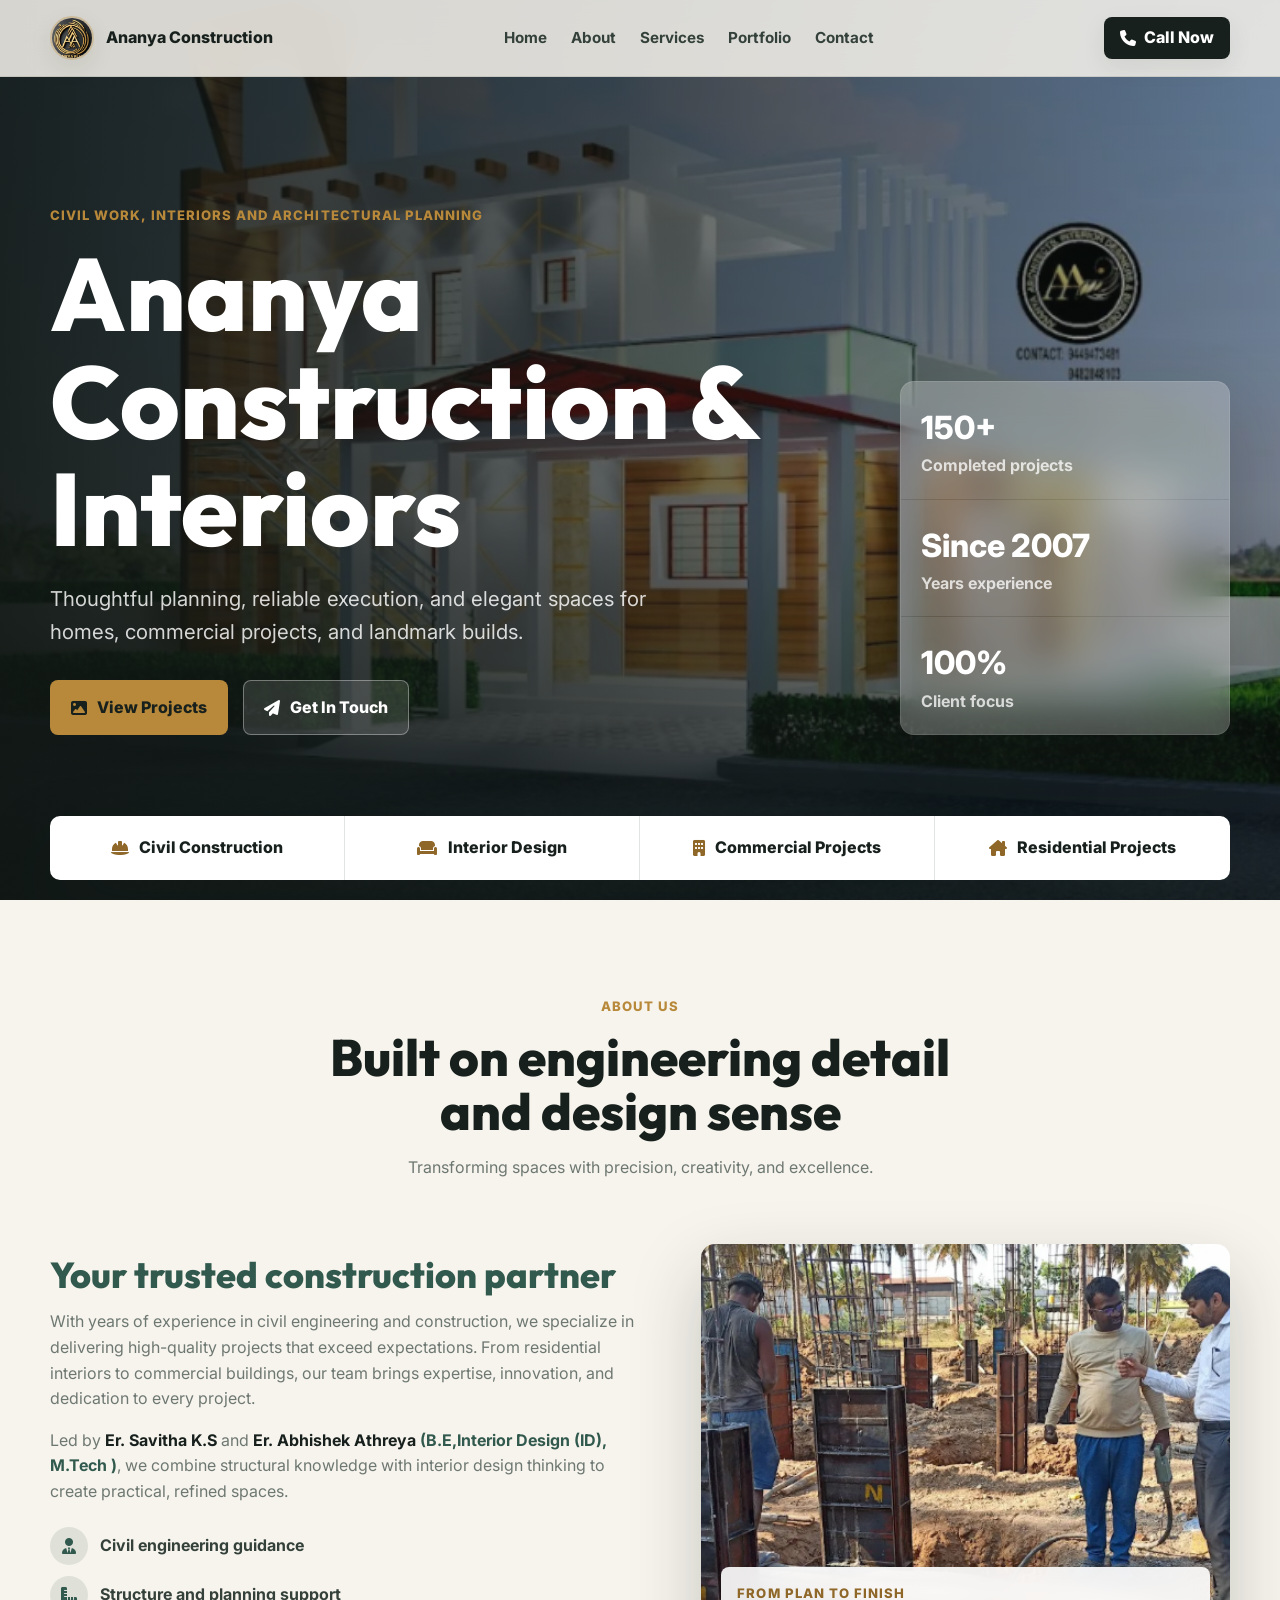
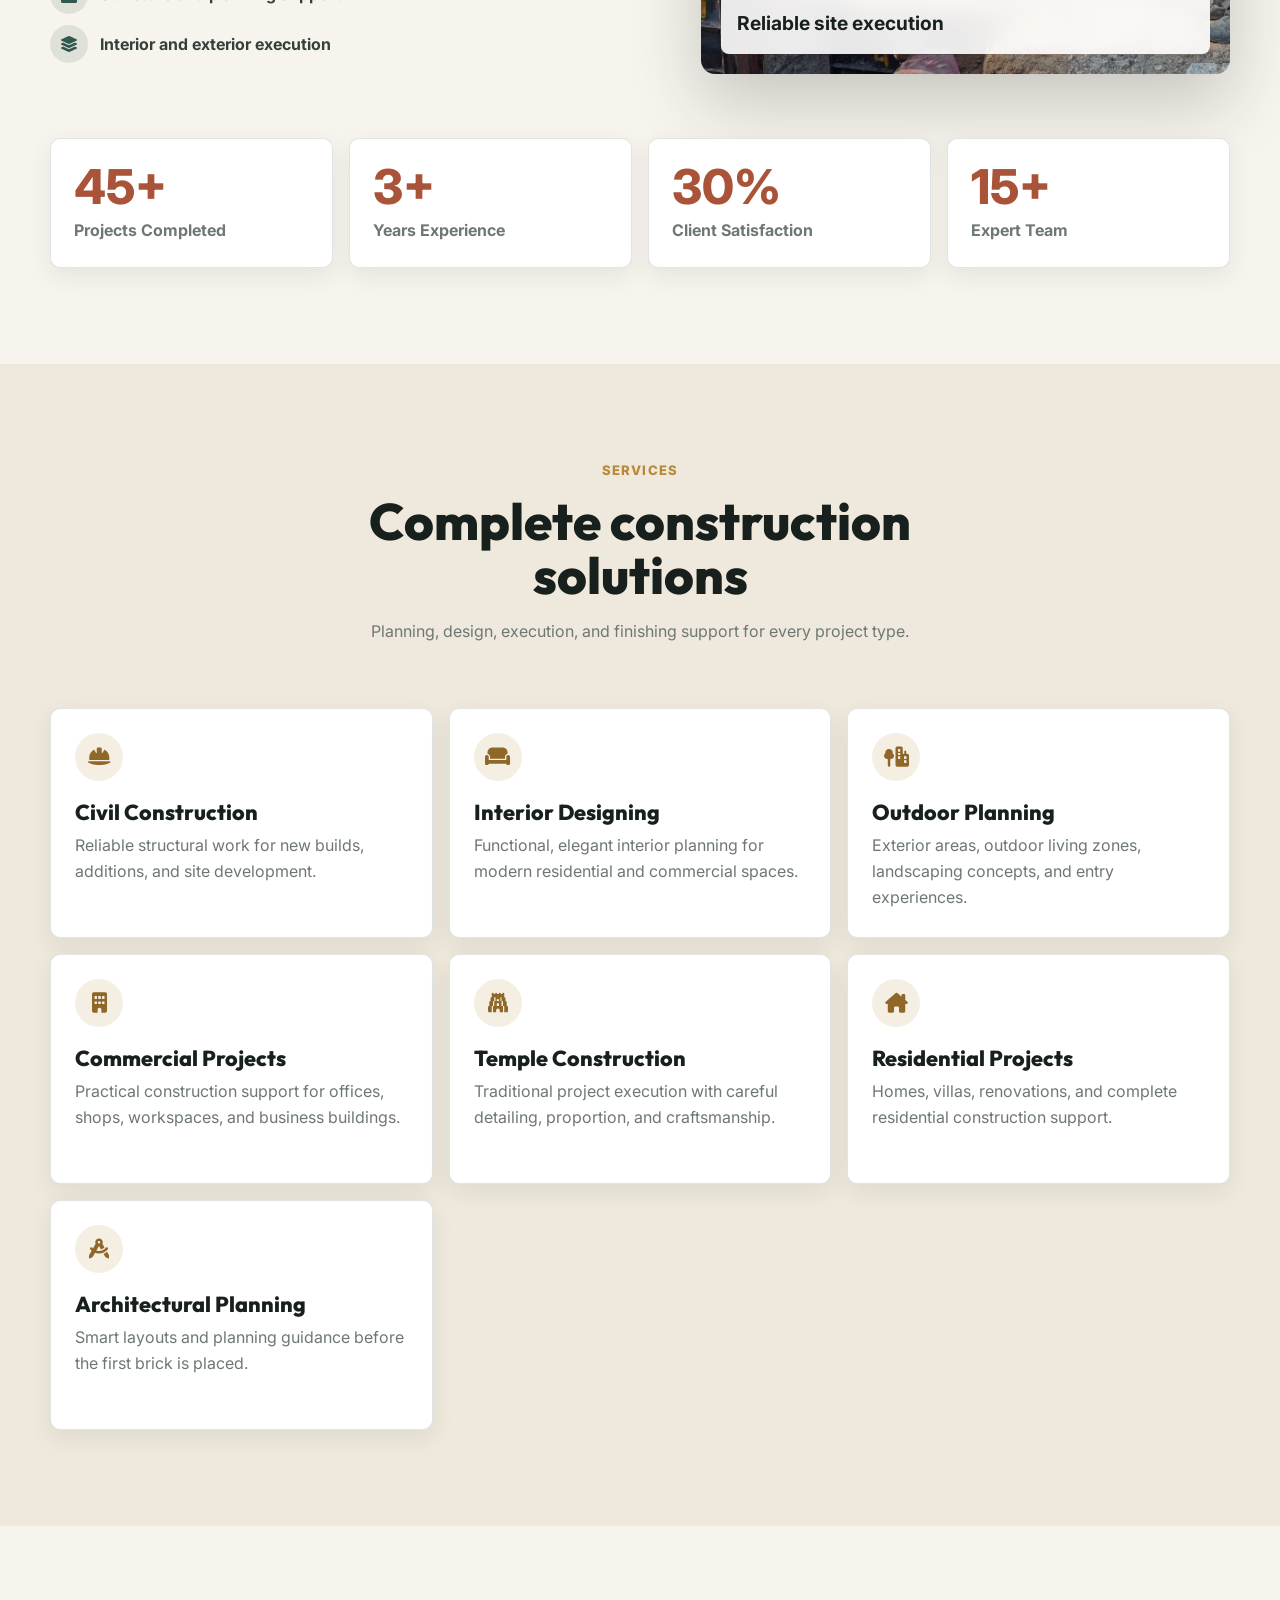
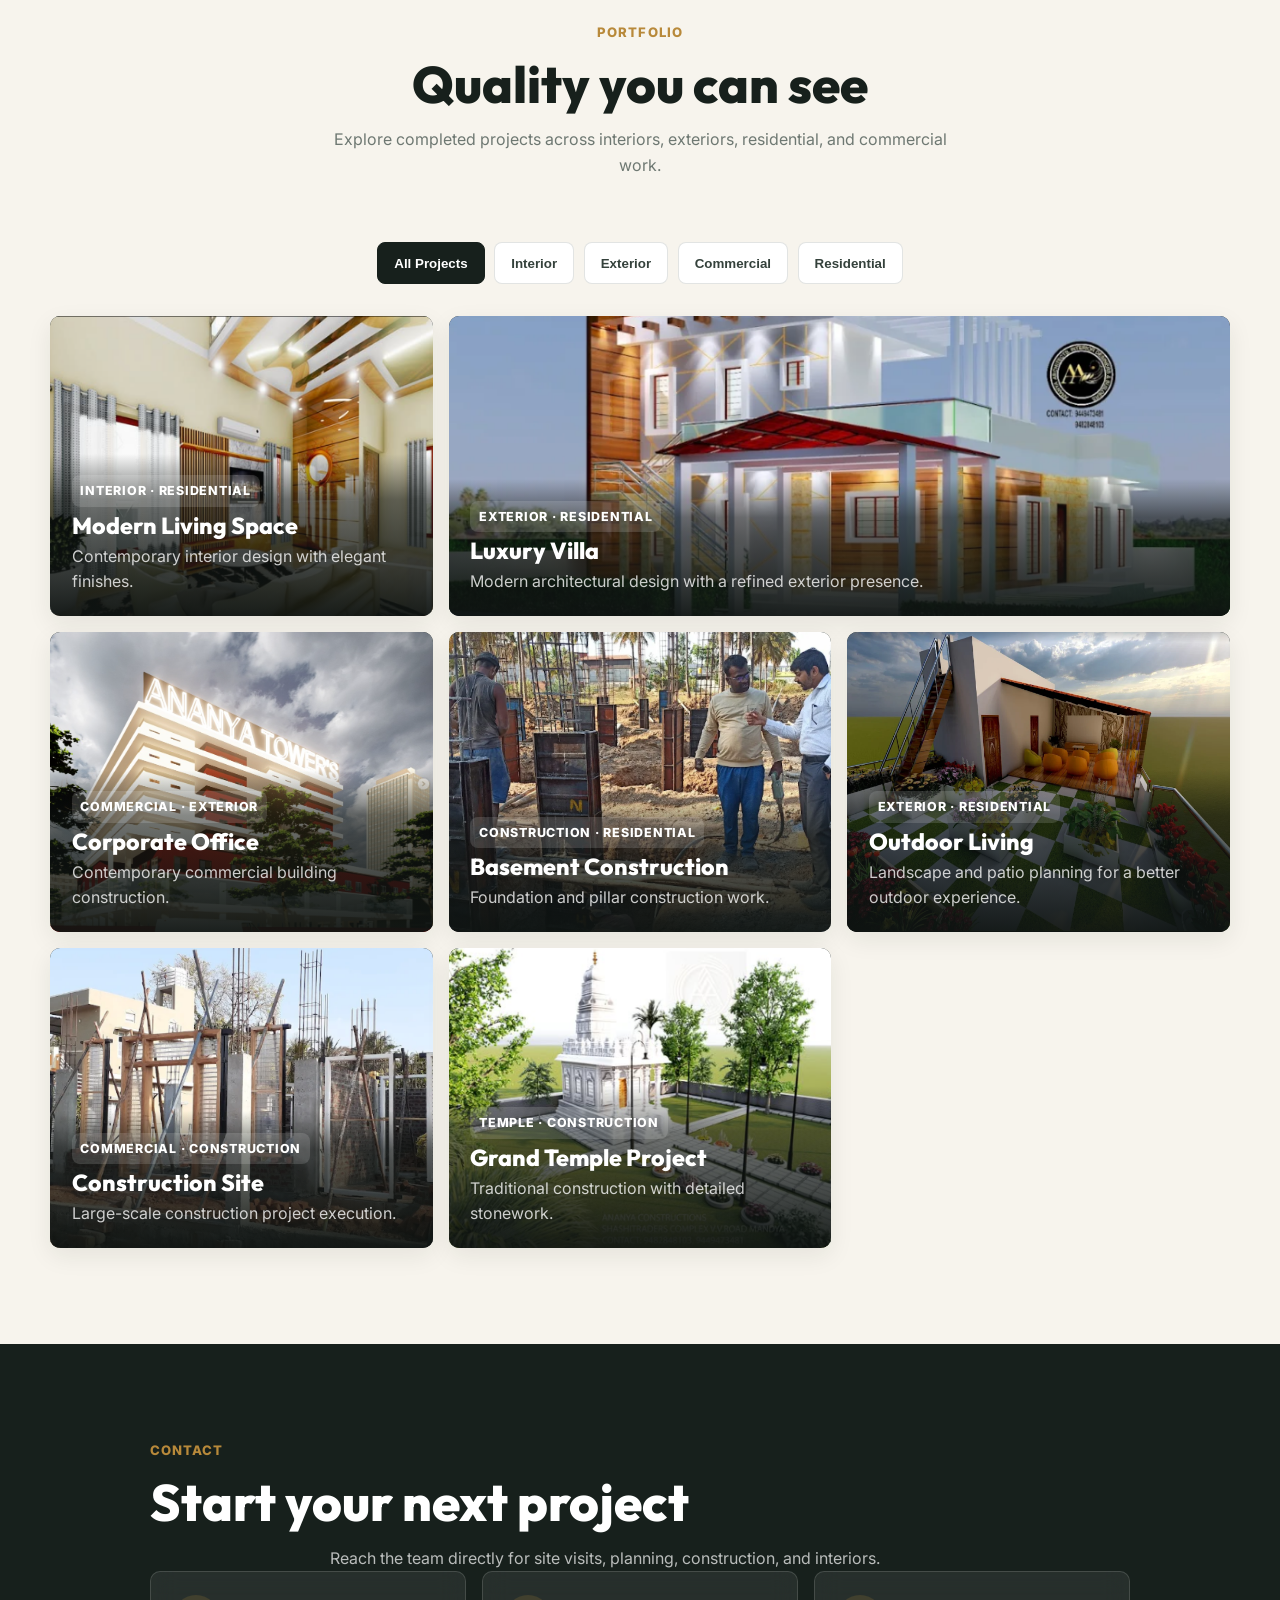
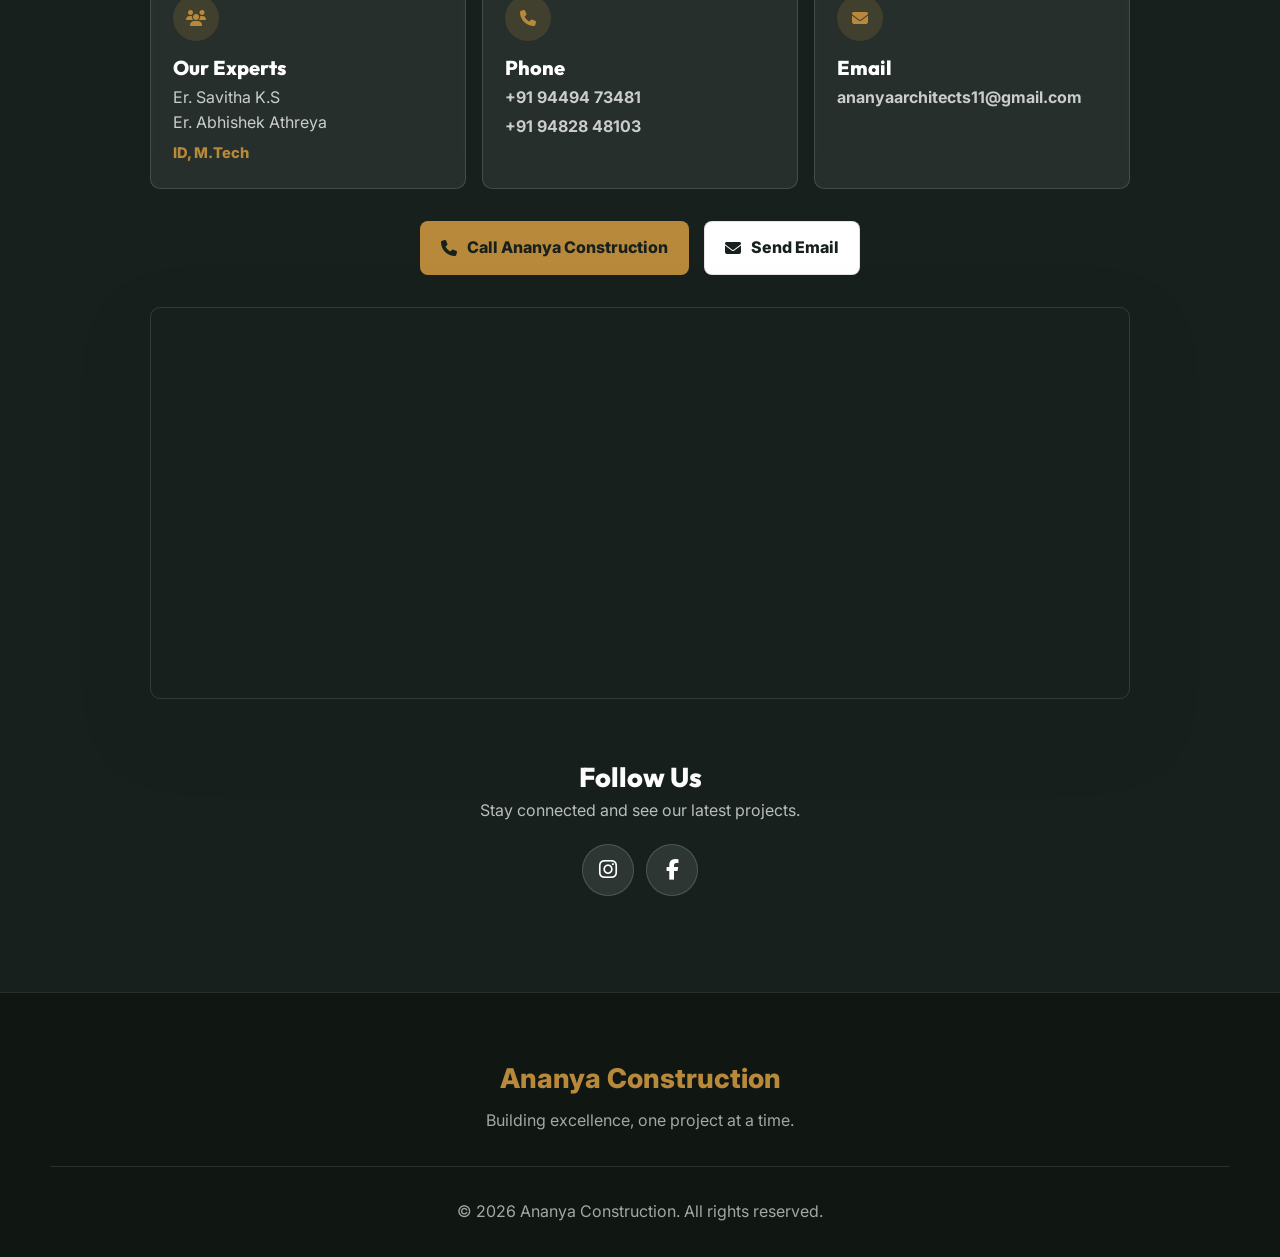
<file: index.html>
<!DOCTYPE html>
<html lang="en">

<head>
    <meta charset="UTF-8">
    <meta name="viewport" content="width=device-width, initial-scale=1.0">
    <meta name="description"
        content="Professional civil work and construction services by Ananya Construction, including interiors, residential projects, commercial work, and architectural planning.">
    <meta name="keywords" content="civil work, construction, interior design, architecture, building contractor">
    <title>Ananya Construction - Civil Work, Interiors & Planning</title>

    <link rel="preconnect" href="https://fonts.googleapis.com">
    <link rel="preconnect" href="https://fonts.gstatic.com" crossorigin>
    <link
        href="https://fonts.googleapis.com/css2?family=Inter:wght@400;500;600;700;800&family=Outfit:wght@700;800&display=swap"
        rel="stylesheet">

    <link rel="stylesheet" href="https://cdnjs.cloudflare.com/ajax/libs/font-awesome/6.4.0/css/all.min.css">
    <link rel="stylesheet" href="style.css">
</head>

<body>
    <nav class="navbar" id="navbar">
        <div class="nav-container">
            <a class="brand" href="#home" aria-label="Ananya Construction home">
                <img src="logo.jpg" alt="" class="brand-mark">
                <span>Ananya Construction</span>
            </a>

            <ul class="nav-links" id="navLinks">
                <li><a href="#home">Home</a></li>
                <li><a href="#about">About</a></li>
                <li><a href="#services">Services</a></li>
                <li><a href="#portfolio">Portfolio</a></li>
                <li><a href="#contact">Contact</a></li>
            </ul>

            <a href="tel:+919449473481" class="nav-call">
                <i class="fa-solid fa-phone"></i>
                <span>Call Now</span>
            </a>

            <button class="mobile-menu-btn" id="mobileMenuBtn" aria-label="Open navigation menu">
                <i class="fas fa-bars"></i>
            </button>
        </div>
    </nav>

    <section class="hero" id="home">
        <div class="hero-background">
            <img src="img/2.png" alt="Completed residential construction project">
        </div>
        <div class="hero-overlay"></div>

        <div class="hero-content container">
            <div class="hero-copy">
                <p class="eyebrow">Civil work, interiors and architectural planning</p>
                <h1 class="hero-title">Ananya Construction & Interiors</h1>
                <p class="hero-subtitle">
                    Thoughtful planning, reliable execution, and elegant spaces for homes, commercial projects, and
                    landmark builds.
                </p>
                <div class="cta-buttons">
                    <a href="#portfolio" class="btn btn-primary">
                        <i class="fa-solid fa-image"></i>
                        View Projects
                    </a>
                    <a href="#contact" class="btn btn-secondary">
                        <i class="fa-solid fa-paper-plane"></i>
                        Get In Touch
                    </a>
                </div>
            </div>

            <div class="hero-panel" aria-label="Project highlights">
                <div>
                    <strong>150+</strong>
                    <span>Completed projects</span>
                </div>
                <div>
                    <strong>Since 2007</strong>
                    <span>Years experience</span>
                </div>
                <div>
                    <strong>100%</strong>
                    <span>Client focus</span>
                </div>
            </div>
        </div>

        <div class="hero-service-strip container" aria-label="Core services">
            <span><i class="fa-solid fa-helmet-safety"></i> Civil Construction</span>
            <span><i class="fa-solid fa-couch"></i> Interior Design</span>
            <span><i class="fa-solid fa-building"></i> Commercial Projects</span>
            <span><i class="fa-solid fa-house-chimney"></i> Residential Projects</span>
        </div>
    </section>

    <section class="about" id="about">
        <div class="container">
            <div class="section-header">
                <p class="section-kicker">About Us</p>
                <h2 class="section-title">Built on engineering detail and design sense</h2>
                <p class="section-subtitle">Transforming spaces with precision, creativity, and excellence.</p>
            </div>

            <div class="about-content">
                <div class="about-text fade-in">
                    <h3>Your trusted construction partner</h3>
                    <p>
                        With years of experience in civil engineering and construction, we specialize in delivering
                        high-quality projects that exceed expectations. From residential interiors to commercial
                        buildings, our team brings expertise, innovation, and dedication to every project.
                    </p>
                    <p>
                        Led by <strong>Er. Savitha K.S</strong> and <strong>Er. Abhishek Athreya</strong>
                        <span class="inline-qualification">(B.E,Interior Design (ID), M.Tech )</span>, we
                        combine structural knowledge with interior design thinking to create practical, refined spaces.
                    </p>
                    <div class="expert-list">
                        <span><i class="fa-solid fa-user-tie"></i> Civil engineering guidance</span>
                        <span><i class="fa-solid fa-ruler-combined"></i> Structure and planning support</span>
                        <span><i class="fa-solid fa-layer-group"></i> Interior and exterior execution</span>
                    </div>
                </div>

                <div class="about-visual fade-in">
                    <img src="img/4.png" alt="Construction foundation and pillar work">
                    <div class="about-badge">
                        <span>From plan to finish</span>
                        <strong>Reliable site execution</strong>
                    </div>
                </div>
            </div>

            <div class="about-stats fade-in">
                <div class="stat-card">
                    <div class="stat-number">150+</div>
                    <div class="stat-label">Projects Completed</div>
                </div>
                <div class="stat-card">
                    <div class="stat-number">10+</div>
                    <div class="stat-label">Years Experience</div>
                </div>
                <div class="stat-card">
                    <div class="stat-number">100%</div>
                    <div class="stat-label">Client Satisfaction</div>
                </div>
                <div class="stat-card">
                    <div class="stat-number">50+</div>
                    <div class="stat-label">Expert Team</div>
                </div>
            </div>
        </div>
    </section>

    <section class="services" id="services">
        <div class="container">
            <div class="section-header">
                <p class="section-kicker">Services</p>
                <h2 class="section-title">Complete construction solutions</h2>
                <p class="section-subtitle">Planning, design, execution, and finishing support for every project type.</p>
            </div>

            <div class="services-grid">
                <article class="service-card fade-in">
                    <i class="fa-solid fa-helmet-safety"></i>
                    <h3>Civil Construction</h3>
                    <p>Reliable structural work for new builds, additions, and site development.</p>
                </article>
                <article class="service-card fade-in">
                    <i class="fa-solid fa-couch"></i>
                    <h3>Interior Designing</h3>
                    <p>Functional, elegant interior planning for modern residential and commercial spaces.</p>
                </article>
                <article class="service-card fade-in">
                    <i class="fa-solid fa-tree-city"></i>
                    <h3>Outdoor Planning</h3>
                    <p>Exterior areas, outdoor living zones, landscaping concepts, and entry experiences.</p>
                </article>
                <article class="service-card fade-in">
                    <i class="fa-solid fa-building"></i>
                    <h3>Commercial Projects</h3>
                    <p>Practical construction support for offices, shops, workspaces, and business buildings.</p>
                </article>
                <article class="service-card fade-in">
                    <i class="fa-solid fa-gopuram"></i>
                    <h3>Temple Construction</h3>
                    <p>Traditional project execution with careful detailing, proportion, and craftsmanship.</p>
                </article>
                <article class="service-card fade-in">
                    <i class="fa-solid fa-house-chimney"></i>
                    <h3>Residential Projects</h3>
                    <p>Homes, villas, renovations, and complete residential construction support.</p>
                </article>
                <article class="service-card fade-in">
                    <i class="fa-solid fa-drafting-compass"></i>
                    <h3>Architectural Planning</h3>
                    <p>Smart layouts and planning guidance before the first brick is placed.</p>
                </article>
            </div>
        </div>
    </section>

    <section class="portfolio" id="portfolio">
        <div class="container">
            <div class="section-header">
                <p class="section-kicker">Portfolio</p>
                <h2 class="section-title">Quality you can see</h2>
                <p class="section-subtitle">Explore completed projects across interiors, exteriors, residential, and commercial work.</p>
            </div>

            <div class="portfolio-filters" aria-label="Portfolio filters">
                <button class="filter-btn active" data-filter="all">All Projects</button>
                <button class="filter-btn" data-filter="interior">Interior</button>
                <button class="filter-btn" data-filter="exterior">Exterior</button>
                <button class="filter-btn" data-filter="commercial">Commercial</button>
                <button class="filter-btn" data-filter="residential">Residential</button>
            </div>

            <div class="portfolio-grid">
                <article class="portfolio-item fade-in" data-category="interior residential">
                    <img src="img/1.png" alt="Modern living room interior project">
                    <div class="portfolio-overlay">
                        <span class="portfolio-category">Interior &middot; Residential</span>
                        <h3>Modern Living Space</h3>
                        <p>Contemporary interior design with elegant finishes.</p>
                    </div>
                </article>

                <article class="portfolio-item fade-in featured" data-category="exterior residential">
                    <img src="img/2.png" alt="Luxury villa exterior design">
                    <div class="portfolio-overlay">
                        <span class="portfolio-category">Exterior &middot; Residential</span>
                        <h3>Luxury Villa</h3>
                        <p>Modern architectural design with a refined exterior presence.</p>
                    </div>
                </article>

                <article class="portfolio-item fade-in" data-category="exterior commercial">
                    <img src="img/3.png" alt="Commercial building construction project">
                    <div class="portfolio-overlay">
                        <span class="portfolio-category">Commercial &middot; Exterior</span>
                        <h3>Corporate Office</h3>
                        <p>Contemporary commercial building construction.</p>
                    </div>
                </article>

                <article class="portfolio-item fade-in" data-category="exterior residential">
                    <img src="img/4.png" alt="Basement and pillar construction work">
                    <div class="portfolio-overlay">
                        <span class="portfolio-category">Construction &middot; Residential</span>
                        <h3>Basement Construction</h3>
                        <p>Foundation and pillar construction work.</p>
                    </div>
                </article>

                <article class="portfolio-item fade-in" data-category="exterior residential">
                    <img src="img/5.png" alt="Outdoor landscape and patio design">
                    <div class="portfolio-overlay">
                        <span class="portfolio-category">Exterior &middot; Residential</span>
                        <h3>Outdoor Living</h3>
                        <p>Landscape and patio planning for a better outdoor experience.</p>
                    </div>
                </article>

                <article class="portfolio-item fade-in" data-category="exterior commercial">
                    <img src="img/6.png" alt="Large scale construction site project">
                    <div class="portfolio-overlay">
                        <span class="portfolio-category">Commercial &middot; Construction</span>
                        <h3>Construction Site</h3>
                        <p>Large-scale construction project execution.</p>
                    </div>
                </article>

                <article class="portfolio-item fade-in" data-category="exterior commercial">
                    <img src="img/7.png" alt="Temple construction project">
                    <div class="portfolio-overlay">
                        <span class="portfolio-category">Temple &middot; Construction</span>
                        <h3>Grand Temple Project</h3>
                        <p>Traditional construction with detailed stonework.</p>
                    </div>
                </article>
            </div>
        </div>
    </section>

    <section class="contact-section" id="contact">
        <div class="container">
            <div class="contact-container">
                <div class="contact-intro">
                    <p class="section-kicker">Contact</p>
                    <h2 class="section-title">Start your next project</h2>
                    <p class="section-subtitle">Reach the team directly for site visits, planning, construction, and interiors.</p>
                </div>

                <div class="contact-methods">
                    <div class="contact-card fade-in">
                        <div class="contact-icon"><i class="fa-solid fa-users"></i></div>
                        <h3>Our Experts</h3>
                        <p>
                            Er. Savitha K.S<br>
                            Er. Abhishek Athreya<br>
                            <span class="qualification">ID, M.Tech</span>
                        </p>
                    </div>

                    <div class="contact-card fade-in">
                        <div class="contact-icon"><i class="fa-solid fa-phone"></i></div>
                        <h3>Phone</h3>
                        <a href="tel:+919449473481">+91 94494 73481</a>
                        <a href="tel:+919482848103">+91 94828 48103</a>
                    </div>

                    <div class="contact-card fade-in">
                        <div class="contact-icon"><i class="fa-solid fa-envelope"></i></div>
                        <h3>Email</h3>
                        <a href="mailto:ananyaarchitects11@gmail.com">ananyaarchitects11@gmail.com</a>
                    </div>
                </div>

                <div class="contact-actions fade-in">
                    <a href="tel:+919449473481" class="btn btn-primary">
                        <i class="fa-solid fa-phone"></i>
                        Call Ananya Construction
                    </a>
                    <a href="mailto:ananyaarchitects11@gmail.com" class="btn btn-secondary">
                        <i class="fa-solid fa-envelope"></i>
                        Send Email
                    </a>
                </div>

                <div class="map-container fade-in">
                    <iframe
                        src="https://www.google.com/maps/embed?pb=!1m18!1m12!1m3!1d3889.8!2d76.8959!3d12.5204!2m3!1f0!2f0!3f0!3m2!1i1024!2i768!4f13.1!3m3!1m2!1s0x3bafa159ac84c9ad%3A0x1a2e04ec6ba8effe!2sShashi%20Traders%20Complex%2C%20V.V%20Road%2C%20Mandya!5e0!3m2!1sen!2sin!4v1234567890"
                        width="100%" height="400" style="border:0;" allowfullscreen="" loading="lazy"
                        referrerpolicy="no-referrer-when-downgrade">
                    </iframe>
                </div>

                <div class="follow-block">
                    <h3>Follow Us</h3>
                    <p>Stay connected and see our latest projects.</p>
                    <div class="social-links">
                        <a href="https://www.instagram.com/ananyaconstructions11/" target="_blank" class="social-link"
                            title="Instagram" aria-label="Instagram">
                            <i class="fab fa-instagram"></i>
                        </a>
                        <a href="https://www.facebook.com/abhishek.athreya.3/" target="_blank" class="social-link"
                            title="Facebook" aria-label="Facebook">
                            <i class="fab fa-facebook-f"></i>
                        </a>
                    </div>
                </div>
            </div>
        </div>
    </section>

    <footer class="footer">
        <div class="container">
            <div class="footer-content">
                <div class="footer-logo">Ananya Construction</div>
                <p class="footer-text">Building excellence, one project at a time.</p>
                <div class="footer-bottom">
                    <p>&copy; 2026 Ananya Construction. All rights reserved.</p>
                </div>
            </div>
        </div>
    </footer>

    <script src="script.js"></script>
</body>

</html>
</file>
<file: style.css>
* {
    margin: 0;
    padding: 0;
    box-sizing: border-box;
}

:root {
    --ink: #17201c;
    --ink-soft: #34413b;
    --muted: #6e7872;
    --paper: #f7f4ed;
    --paper-warm: #efe9dd;
    --surface: #ffffff;
    --line: rgba(23, 32, 28, 0.12);
    --gold: #b8893a;
    --gold-dark: #8f6729;
    --green: #31594d;
    --terracotta: #a95338;
    --shadow-sm: 0 8px 24px rgba(23, 32, 28, 0.08);
    --shadow-md: 0 18px 45px rgba(23, 32, 28, 0.14);
    --shadow-lg: 0 28px 70px rgba(23, 32, 28, 0.22);
    --radius-sm: 8px;
    --radius-md: 10px;
    --radius-lg: 14px;
    --spacing-xs: 0.5rem;
    --spacing-sm: 1rem;
    --spacing-md: 2rem;
    --spacing-lg: 4rem;
    --spacing-xl: 6rem;
    --font-primary: 'Inter', -apple-system, BlinkMacSystemFont, 'Segoe UI', sans-serif;
    --font-heading: 'Outfit', 'Inter', sans-serif;
    --transition: 0.25s ease;
}

html {
    scroll-behavior: smooth;
}

body {
    font-family: var(--font-primary);
    background: var(--paper);
    color: var(--ink);
    line-height: 1.6;
    overflow-x: hidden;
}

img {
    max-width: 100%;
    display: block;
}

a {
    color: inherit;
}

h1,
h2,
h3,
h4,
h5,
h6 {
    font-family: var(--font-heading);
    font-weight: 800;
    line-height: 1.05;
    letter-spacing: 0;
}

p {
    color: var(--muted);
    font-size: 1rem;
}

.container {
    width: min(1180px, calc(100% - 40px));
    margin: 0 auto;
}

.navbar {
    position: fixed;
    inset: 0 0 auto;
    z-index: 1000;
    background: rgba(247, 244, 237, 0.86);
    backdrop-filter: blur(18px);
    border-bottom: 1px solid rgba(23, 32, 28, 0.1);
    transition: background var(--transition), box-shadow var(--transition);
}

.navbar.scrolled {
    background: rgba(247, 244, 237, 0.96);
    box-shadow: var(--shadow-sm);
}

.nav-container {
    width: min(1180px, calc(100% - 40px));
    margin: 0 auto;
    min-height: 76px;
    display: flex;
    align-items: center;
    justify-content: space-between;
    gap: var(--spacing-md);
}

.brand {
    display: inline-flex;
    align-items: center;
    gap: 0.75rem;
    color: var(--ink);
    text-decoration: none;
    font-weight: 800;
    white-space: nowrap;
}

.brand-mark {
    width: 44px;
    height: 44px;
    border-radius: 50%;
    object-fit: cover;
    border: 2px solid rgba(184, 137, 58, 0.35);
    box-shadow: var(--shadow-sm);
}

.nav-links {
    display: flex;
    align-items: center;
    gap: 1.5rem;
    list-style: none;
}

.nav-links a {
    color: var(--ink-soft);
    text-decoration: none;
    font-weight: 700;
    font-size: 0.95rem;
    transition: color var(--transition);
}

.nav-links a:hover {
    color: var(--gold-dark);
}

.nav-call {
    display: inline-flex;
    align-items: center;
    gap: 0.5rem;
    min-height: 42px;
    padding: 0 1rem;
    border-radius: var(--radius-sm);
    background: var(--ink);
    color: var(--surface);
    text-decoration: none;
    font-weight: 800;
    box-shadow: var(--shadow-sm);
}

.mobile-menu-btn {
    display: none;
    width: 44px;
    height: 44px;
    border-radius: var(--radius-sm);
    border: 1px solid var(--line);
    background: var(--surface);
    color: var(--ink);
    font-size: 1.25rem;
    cursor: pointer;
    position: relative;
}

.mobile-menu-btn i {
    display: none;
}

.mobile-menu-btn::before,
.mobile-menu-btn::after {
    content: '';
    position: absolute;
    left: 50%;
    width: 18px;
    height: 2px;
    border-radius: 999px;
    background: currentColor;
    transform: translateX(-50%);
    transition: transform var(--transition), box-shadow var(--transition);
}

.mobile-menu-btn::before {
    top: 16px;
    box-shadow: 0 6px 0 currentColor;
}

.mobile-menu-btn::after {
    top: 28px;
}

.mobile-menu-btn.menu-open::before {
    top: 21px;
    transform: translateX(-50%) rotate(45deg);
    box-shadow: none;
}

.mobile-menu-btn.menu-open::after {
    top: 21px;
    transform: translateX(-50%) rotate(-45deg);
}

.hero {
    min-height: 100vh;
    display: flex;
    flex-direction: column;
    align-items: center;
    justify-content: center;
    position: relative;
    overflow: hidden;
    padding: 9rem 0 6.5rem;
    background: var(--ink);
}

.hero-background,
.hero-overlay {
    position: absolute;
    inset: 0;
}

.hero-background img {
    width: 100%;
    height: 100%;
    object-fit: cover;
    transform: scale(1.03);
}

.hero-overlay {
    background:
        linear-gradient(90deg, rgba(16, 23, 20, 0.92) 0%, rgba(16, 23, 20, 0.66) 48%, rgba(16, 23, 20, 0.24) 100%),
        linear-gradient(0deg, rgba(16, 23, 20, 0.72) 0%, rgba(16, 23, 20, 0.05) 44%);
}

.hero-content {
    position: relative;
    z-index: 2;
    display: grid;
    grid-template-columns: minmax(0, 1fr) 330px;
    gap: var(--spacing-lg);
    align-items: end;
}

.hero-copy {
    max-width: 760px;
    animation: fadeInUp 0.8s ease both;
}

.eyebrow,
.section-kicker {
    color: var(--gold);
    text-transform: uppercase;
    letter-spacing: 0.08em;
    font-size: 0.82rem;
    font-weight: 800;
    margin-bottom: 0.9rem;
}

.hero-title {
    max-width: 780px;
    color: var(--surface);
    font-size: clamp(3.3rem, 8vw, 6.8rem);
    overflow-wrap: break-word;
}

.hero-subtitle {
    max-width: 620px;
    color: rgba(255, 255, 255, 0.82);
    font-size: clamp(1.05rem, 2vw, 1.28rem);
    margin: 1.25rem 0 2rem;
}

.cta-buttons,
.contact-actions {
    display: flex;
    gap: 0.9rem;
    flex-wrap: wrap;
}

.btn {
    min-height: 50px;
    display: inline-flex;
    align-items: center;
    justify-content: center;
    gap: 0.65rem;
    padding: 0.85rem 1.25rem;
    border-radius: var(--radius-sm);
    border: 1px solid transparent;
    text-decoration: none;
    font-weight: 800;
    transition: transform var(--transition), box-shadow var(--transition), background var(--transition);
}

.btn:hover {
    transform: translateY(-2px);
    box-shadow: var(--shadow-md);
}

.btn-primary {
    background: var(--gold);
    color: var(--ink);
}

.btn-secondary {
    background: rgba(255, 255, 255, 0.12);
    color: var(--surface);
    border-color: rgba(255, 255, 255, 0.35);
    backdrop-filter: blur(10px);
}

.contact-section .btn-secondary {
    color: var(--ink);
    background: var(--surface);
    border-color: var(--line);
}

.hero-panel {
    display: grid;
    gap: 1px;
    overflow: hidden;
    border-radius: var(--radius-lg);
    background: rgba(255, 255, 255, 0.16);
    border: 1px solid rgba(255, 255, 255, 0.2);
    backdrop-filter: blur(18px);
    box-shadow: var(--shadow-lg);
}

.hero-panel div {
    padding: 1.25rem;
    background: rgba(255, 255, 255, 0.11);
}

.hero-panel strong {
    display: block;
    color: var(--surface);
    font-size: 2rem;
    font-weight: 800;
}

.hero-panel span {
    color: rgba(255, 255, 255, 0.76);
    font-weight: 700;
}

.hero-service-strip {
    position: absolute;
    z-index: 3;
    left: 50%;
    bottom: 1.25rem;
    transform: translateX(-50%);
    display: grid;
    grid-template-columns: repeat(4, 1fr);
    border-radius: var(--radius-md);
    overflow: hidden;
    background: var(--surface);
    box-shadow: var(--shadow-lg);
}

.hero-service-strip span {
    display: flex;
    align-items: center;
    justify-content: center;
    gap: 0.65rem;
    min-height: 64px;
    padding: 0.75rem 1rem;
    color: var(--ink);
    font-weight: 800;
    border-right: 1px solid var(--line);
    text-align: center;
}

.hero-service-strip span:last-child {
    border-right: 0;
}

.hero-service-strip i {
    color: var(--gold-dark);
}

section {
    padding: var(--spacing-xl) 0;
}

.section-header {
    max-width: 720px;
    margin: 0 auto var(--spacing-lg);
    text-align: center;
}

.section-title {
    color: var(--ink);
    font-size: clamp(2.1rem, 4vw, 3.4rem);
}

.section-subtitle {
    margin: 1rem auto 0;
    max-width: 620px;
}

.about-content {
    display: grid;
    grid-template-columns: 1fr 0.9fr;
    gap: var(--spacing-lg);
    align-items: center;
}

.about-text h3 {
    color: var(--green);
    font-size: clamp(1.7rem, 3vw, 2.25rem);
    margin-bottom: 1rem;
}

.about-text p {
    margin-bottom: 1rem;
}

.about-text strong {
    color: var(--ink);
}

.inline-qualification {
    color: var(--green);
    font-weight: 700;
}

.expert-list {
    display: grid;
    gap: 0.7rem;
    margin-top: 1.4rem;
}

.expert-list span {
    display: flex;
    align-items: center;
    gap: 0.75rem;
    color: var(--ink-soft);
    font-weight: 700;
}

.expert-list i {
    width: 38px;
    height: 38px;
    display: inline-flex;
    align-items: center;
    justify-content: center;
    border-radius: 50%;
    background: rgba(49, 89, 77, 0.12);
    color: var(--green);
}

.about-visual {
    position: relative;
    min-height: 430px;
    border-radius: var(--radius-lg);
    overflow: hidden;
    box-shadow: var(--shadow-lg);
}

.about-visual img {
    width: 100%;
    height: 100%;
    min-height: 430px;
    object-fit: cover;
}

.about-badge {
    position: absolute;
    left: 1.25rem;
    right: 1.25rem;
    bottom: 1.25rem;
    padding: 1rem;
    border-radius: var(--radius-sm);
    background: rgba(255, 255, 255, 0.9);
    backdrop-filter: blur(12px);
    box-shadow: var(--shadow-md);
}

.about-badge span {
    display: block;
    color: var(--gold-dark);
    font-size: 0.82rem;
    font-weight: 800;
    text-transform: uppercase;
    letter-spacing: 0.08em;
}

.about-badge strong {
    display: block;
    margin-top: 0.25rem;
    font-size: 1.2rem;
}

.about-stats {
    display: grid;
    grid-template-columns: repeat(4, 1fr);
    gap: 1rem;
    margin-top: var(--spacing-lg);
}

.stat-card {
    padding: 1.45rem;
    border-radius: var(--radius-md);
    background: var(--surface);
    border: 1px solid var(--line);
    box-shadow: var(--shadow-sm);
}

.stat-number {
    color: var(--terracotta);
    font-size: clamp(2rem, 4vw, 3rem);
    font-weight: 800;
    line-height: 1;
}

.stat-label {
    color: var(--muted);
    margin-top: 0.45rem;
    font-weight: 700;
}

.services {
    background: var(--paper-warm);
}

.services-grid {
    display: grid;
    grid-template-columns: repeat(3, 1fr);
    gap: 1rem;
}

.service-card {
    min-height: 230px;
    padding: 1.5rem;
    border-radius: var(--radius-md);
    border: 1px solid var(--line);
    background: var(--surface);
    box-shadow: var(--shadow-sm);
    transition: transform var(--transition), box-shadow var(--transition), border-color var(--transition);
}

.service-card:hover {
    transform: translateY(-6px);
    border-color: rgba(184, 137, 58, 0.5);
    box-shadow: var(--shadow-md);
}

.service-card i {
    width: 48px;
    height: 48px;
    display: inline-flex;
    align-items: center;
    justify-content: center;
    border-radius: 50%;
    background: rgba(184, 137, 58, 0.14);
    color: var(--gold-dark);
    font-size: 1.25rem;
    margin-bottom: 1.25rem;
}

.service-card h3 {
    color: var(--ink);
    font-size: 1.35rem;
    margin-bottom: 0.6rem;
}

.portfolio {
    background: var(--paper);
}

.portfolio-filters {
    display: flex;
    justify-content: center;
    gap: 0.6rem;
    margin-bottom: var(--spacing-md);
    flex-wrap: wrap;
}

.filter-btn {
    min-height: 42px;
    padding: 0 1rem;
    background: var(--surface);
    border: 1px solid var(--line);
    color: var(--ink-soft);
    border-radius: var(--radius-sm);
    cursor: pointer;
    font-weight: 800;
    transition: background var(--transition), color var(--transition), border-color var(--transition);
}

.filter-btn:hover,
.filter-btn.active {
    background: var(--ink);
    color: var(--surface);
    border-color: var(--ink);
}

.portfolio-grid {
    display: grid;
    grid-template-columns: repeat(3, 1fr);
    grid-auto-rows: 300px;
    gap: 1rem;
}

.portfolio-item {
    position: relative;
    overflow: hidden;
    border-radius: var(--radius-md);
    box-shadow: var(--shadow-sm);
    background: var(--ink);
    transition: transform var(--transition), box-shadow var(--transition), opacity 0.3s ease;
}

.portfolio-item.featured {
    grid-column: span 2;
}

.portfolio-item.hidden {
    display: none;
}

.portfolio-item:hover {
    transform: translateY(-5px);
    box-shadow: var(--shadow-lg);
}

.portfolio-item img {
    width: 100%;
    height: 100%;
    object-fit: cover;
    transition: transform 0.45s ease;
}

.portfolio-item:hover img {
    transform: scale(1.06);
}

.portfolio-overlay {
    position: absolute;
    inset: auto 0 0;
    padding: 1.35rem;
    background: linear-gradient(0deg, rgba(15, 20, 18, 0.95), rgba(15, 20, 18, 0.58) 72%, rgba(15, 20, 18, 0));
    color: var(--surface);
}

.portfolio-overlay h3 {
    font-size: 1.45rem;
    margin: 0.45rem 0 0.35rem;
}

.portfolio-overlay p {
    color: rgba(255, 255, 255, 0.78);
}

.portfolio-category {
    display: inline-flex;
    padding: 0.35rem 0.55rem;
    border-radius: var(--radius-sm);
    background: rgba(255, 255, 255, 0.14);
    color: var(--surface);
    font-size: 0.78rem;
    font-weight: 800;
    text-transform: uppercase;
    letter-spacing: 0.06em;
}

.contact-section {
    background: var(--ink);
    color: var(--surface);
}

.contact-section .section-title {
    color: var(--surface);
}

.contact-section .section-subtitle,
.follow-block p {
    color: rgba(255, 255, 255, 0.7);
}

.contact-container {
    max-width: 980px;
    margin: 0 auto;
}

.contact-methods {
    display: grid;
    grid-template-columns: repeat(3, 1fr);
    gap: 1rem;
}

.contact-card {
    min-height: 210px;
    padding: 1.4rem;
    border-radius: var(--radius-md);
    border: 1px solid rgba(255, 255, 255, 0.14);
    background: rgba(255, 255, 255, 0.07);
    backdrop-filter: blur(12px);
    transition: transform var(--transition), background var(--transition), border-color var(--transition);
}

.contact-card:hover {
    transform: translateY(-5px);
    background: rgba(255, 255, 255, 0.1);
    border-color: rgba(184, 137, 58, 0.65);
}

.contact-icon {
    width: 46px;
    height: 46px;
    display: inline-flex;
    align-items: center;
    justify-content: center;
    border-radius: 50%;
    background: rgba(184, 137, 58, 0.18);
    color: var(--gold);
    margin-bottom: 1rem;
}

.contact-card h3 {
    font-size: 1.25rem;
    margin-bottom: 0.45rem;
}

.contact-card p,
.contact-card a {
    color: rgba(255, 255, 255, 0.76);
    word-break: break-word;
    overflow-wrap: break-word;
}

.qualification {
    display: inline-block;
    margin-top: 0.35rem;
    color: var(--gold);
    font-size: 0.92rem;
    font-weight: 800;
}

.contact-card a {
    display: block;
    text-decoration: none;
    font-weight: 700;
    margin-top: 0.25rem;
}

.contact-card a:hover {
    color: var(--gold);
}

.contact-actions {
    justify-content: center;
    margin: 2rem 0;
}

.map-container {
    width: 100%;
    overflow: hidden;
    border-radius: var(--radius-md);
    box-shadow: var(--shadow-lg);
    border: 1px solid rgba(255, 255, 255, 0.12);
}

.map-container iframe {
    display: block;
    width: 100%;
    height: 390px;
    border: none;
}

.follow-block {
    text-align: center;
    margin-top: var(--spacing-lg);
}

.follow-block h3 {
    font-size: 1.7rem;
    margin-bottom: 0.4rem;
}

.social-links {
    display: flex;
    justify-content: center;
    gap: 0.8rem;
    margin-top: 1.25rem;
}

.social-link {
    width: 52px;
    height: 52px;
    display: inline-flex;
    align-items: center;
    justify-content: center;
    border-radius: 50%;
    background: rgba(255, 255, 255, 0.1);
    border: 1px solid rgba(255, 255, 255, 0.16);
    color: var(--surface);
    font-size: 1.3rem;
    text-decoration: none;
    transition: transform var(--transition), background var(--transition);
}

.social-link:hover {
    transform: translateY(-3px);
    background: var(--gold);
    color: var(--ink);
}

.footer {
    background: #101713;
    padding: var(--spacing-lg) 0 var(--spacing-md);
    color: var(--surface);
    border-top: 1px solid rgba(255, 255, 255, 0.1);
}

.footer-content {
    text-align: center;
}

.footer-logo {
    color: var(--gold);
    font-size: 1.7rem;
    font-weight: 800;
    margin-bottom: 0.5rem;
}

.footer-text,
.footer-bottom p {
    color: rgba(255, 255, 255, 0.62);
}

.footer-bottom {
    margin-top: var(--spacing-md);
    padding-top: var(--spacing-md);
    border-top: 1px solid rgba(255, 255, 255, 0.1);
}

@keyframes fadeInUp {
    from {
        opacity: 0;
        transform: translateY(24px);
    }

    to {
        opacity: 1;
        transform: translateY(0);
    }
}

.fade-in {
    opacity: 0;
    transform: translateY(26px);
    transition: opacity 0.6s ease, transform 0.6s ease;
}

.fade-in.visible {
    opacity: 1;
    transform: translateY(0);
}

@media (max-width: 980px) {
    .nav-call {
        display: none;
    }

    .hero-content,
    .about-content {
        grid-template-columns: 1fr;
    }

    .hero-panel {
        grid-template-columns: repeat(3, 1fr);
    }

    .hero-service-strip {
        position: relative;
        left: auto;
        bottom: auto;
        transform: none;
        margin-top: 2rem;
        grid-template-columns: repeat(2, 1fr);
    }

    .services-grid,
    .portfolio-grid,
    .contact-methods {
        grid-template-columns: repeat(2, 1fr);
    }

    .portfolio-item.featured {
        grid-column: span 1;
    }

    .about-stats {
        grid-template-columns: repeat(2, 1fr);
    }
}

@media (max-width: 768px) {
    .container,
    .nav-container {
        width: min(100% - 28px, 1180px);
    }

    .nav-container {
        min-height: 72px;
    }

    .brand {
        gap: 0.6rem;
        font-size: 0.98rem;
    }

    .brand-mark {
        width: 42px;
        height: 42px;
        flex: 0 0 auto;
    }

    .nav-links {
        position: fixed;
        top: 76px;
        left: 14px;
        right: 14px;
        display: grid;
        gap: 0;
        padding: 0.7rem;
        border-radius: var(--radius-md);
        background: rgba(247, 244, 237, 0.98);
        border: 1px solid var(--line);
        box-shadow: var(--shadow-md);
        transform: translateY(-16px);
        opacity: 0;
        pointer-events: none;
        transition: opacity var(--transition), transform var(--transition);
    }

    .nav-links.active {
        transform: translateY(0);
        opacity: 1;
        pointer-events: auto;
    }

    .nav-links a {
        display: block;
        padding: 0.9rem;
        border-radius: var(--radius-sm);
    }

    .nav-links a:hover {
        background: var(--paper-warm);
    }

    .mobile-menu-btn {
        display: inline-flex;
        align-items: center;
        justify-content: center;
    }

    .nav-call {
        display: inline-flex;
        min-height: 42px;
        padding: 0 0.75rem;
        font-size: 0.88rem;
        white-space: nowrap;
    }

    .nav-call span {
        font-size: 0;
    }

    .nav-call span::after {
        content: 'Call';
        font-size: 0.88rem;
    }

    .hero {
        min-height: auto;
        padding: 6.6rem 0 2.5rem;
    }

    .hero-title {
        font-size: clamp(2.35rem, 10.2vw, 3rem);
        line-height: 1.08;
    }

    .hero-subtitle {
        margin: 1rem 0 1.55rem;
        font-size: 1rem;
    }

    .hero-content {
        gap: 1.4rem;
    }

    .hero-panel {
        grid-template-columns: repeat(3, 1fr);
    }

    .hero-service-strip {
        grid-template-columns: repeat(2, 1fr);
        margin-top: 1.3rem;
    }

    .hero-service-strip span {
        justify-content: flex-start;
        border-right: 0;
        border-bottom: 1px solid var(--line);
        min-height: 58px;
        padding: 0.75rem;
        font-size: 0.86rem;
        line-height: 1.25;
    }

    .hero-service-strip span:nth-child(odd) {
        border-right: 1px solid var(--line);
    }

    .hero-service-strip span:nth-child(3) {
        border-bottom: 0;
    }

    .hero-service-strip span:last-child {
        border-bottom: 0;
    }

    .hero-panel div {
        padding: 0.85rem 0.7rem;
    }

    .hero-panel strong {
        font-size: 1.55rem;
    }

    .hero-panel span {
        display: block;
        font-size: 0.75rem;
        line-height: 1.25;
    }

    section {
        padding: 3.8rem 0;
    }

    .section-header {
        margin-bottom: 2rem;
    }

    .section-title {
        font-size: clamp(1.9rem, 9vw, 2.5rem);
    }

    .services-grid,
    .portfolio-grid,
    .contact-methods {
        grid-template-columns: 1fr;
    }

    .portfolio-grid {
        grid-auto-rows: 300px;
    }

    .service-card,
    .contact-card {
        min-height: auto;
        padding: 1.2rem;
    }

    .portfolio-overlay {
        padding: 1rem;
    }

    .portfolio-overlay h3 {
        font-size: 1.25rem;
    }

    .portfolio-overlay p {
        font-size: 0.92rem;
    }

    .contact-actions .btn,
    .cta-buttons .btn {
        width: 100%;
    }

    .map-container iframe {
        height: 310px;
    }

    .about-visual {
        min-height: 360px;
    }

    .about-visual img {
        min-height: 360px;
        object-position: 78% center;
    }
}

@media (max-width: 480px) {
    .nav-container {
        gap: 0.55rem;
    }

    .brand {
        flex: 1 1 auto;
        min-width: 0;
    }

    .brand span {
        max-width: 148px;
        white-space: normal;
        line-height: 1.05;
    }

    .nav-call {
        flex: 0 0 auto;
        padding: 0 0.65rem;
    }

    .hero-title {
        font-size: clamp(2.15rem, 10vw, 2.65rem);
    }

    .eyebrow,
    .section-kicker {
        font-size: 0.76rem;
        line-height: 1.45;
    }

    .hero-panel {
        border-radius: var(--radius-md);
    }

    .about-stats {
        grid-template-columns: 1fr;
    }

    .portfolio-grid {
        grid-auto-rows: 280px;
    }
}
</file>
